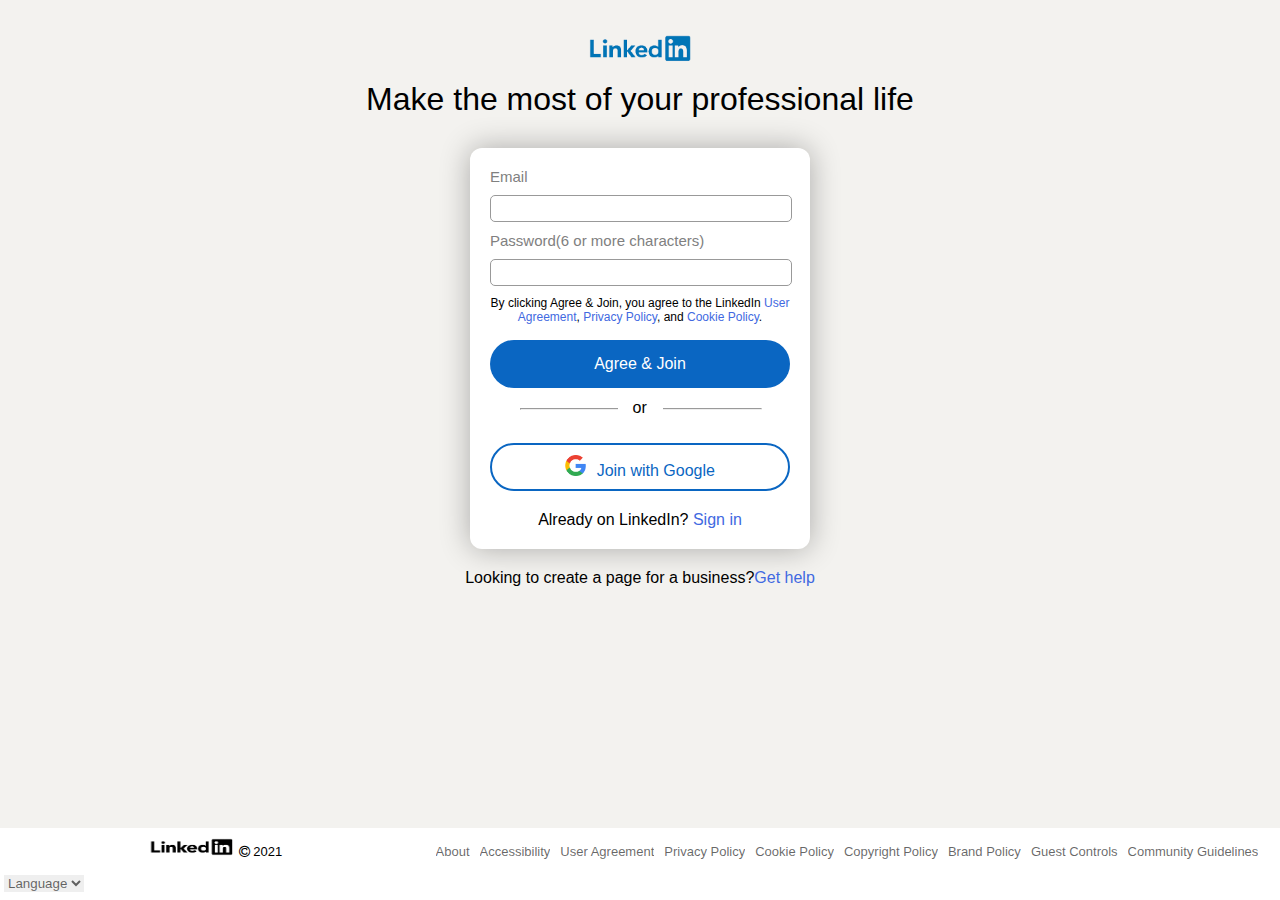
<file: index.html>
<!DOCTYPE html>
<html lang="en">
<head>
    <meta charset="UTF-8">
    <meta http-equiv="X-UA-Compatible" content="IE=edge">
    <meta name="viewport" content="width=device-width, initial-scale=1.0">
    <link rel="stylesheet" href="style.css">
    <link rel="stylesheet" href="https://stackpath.bootstrapcdn.com/font-awesome/4.7.0/css/font-awesome.min.css">
    <link rel="shortcut icon" href="in.ico" type="image/x-icon" sizes="32x32">
    <title>LinkedIn Join</title>
</head>
<body id="first">
    
    <section class="intro">
        <img src="logo.png">
        <h1>Make the most of your professional life</h1>
    </section>

    <section class="join">
        <div class="join-form">
            <form>
               <p class="title">Email</p>
               <input type="email" class="input-box" required>
               <p class="title">Password(6 or more characters)</p>
               <input type="password" class="input-box" required>
               <p class="terms">By clicking Agree & Join, you agree to the LinkedIn <a href="" class="link">User Agreement</a>, 
                <a href="" class="link">Privacy Policy</a>, and <a href="" class="link">Cookie Policy</a>.</p>
                <button type="button" class="submit-btn">Agree & Join</button>
                <hr>
                <p class="or">or</p>
                <button type="button" class="join-btn"> 
                    <img src="google.png" class="photo">
                    <span class="join">Join with Google</span>
                </button>
                <p class="choice">Already on LinkedIn? <a href="signIn.html" class="link">Sign in</a></p>
            </form>
        </div>
        <p class="search">Looking to create a page for a business? <a href="" class="link">Get help</a></p>
    </section>


    <footer class="footer">
        <ul class="footer-list">
            <li class="footer-item">
                <img src="logoFooter.png">
                <span class="text"><i class="fa fa-copyright"></i> 2021</span>
            </li>
            <li class="footer-item">
                <a href="" class="footer-link">About</a>
            </li>
            <li class="footer-item">
                <a href="" class="footer-link">Accessibility</a>
            </li>
            <li class="footer-item">
                <a href="" class="footer-link">User Agreement</a>
            </li>
            <li class="footer-item">
                <a href="" class="footer-link">Privacy Policy</a>
            </li>
            <li class="footer-item">
                <a href="" class="footer-link">Cookie Policy</a>
            </li>
            <li class="footer-item">
                <a href="" class="footer-link">Copyright Policy</a>
            </li>
            <li class="footer-item">
                <a href="" class="footer-link">Brand Policy</a>
            </li>
            <li class="footer-item">
                <a href="" class="footer-link">Guest Controls</a>
            </li>
            <li class="footer-item">
                <a href="" class="footer-link">Community Guidelines</a>
            </li>
            
            <li class="footer-item">
                <select class="select">
                    <option hidden>Language</option>
                    <option value="English">English</option>
                    <option value="French">French</option>
                    <option value="Arabic">Arabic</option>
                    <option value="Spanish">Spanish</option>
                    <option value="German">German</option>
                    <option value="Russian">Russian</option>
                </select>
            </li>
        </ul>
    </footer>
   
</body>
</html>
</file>
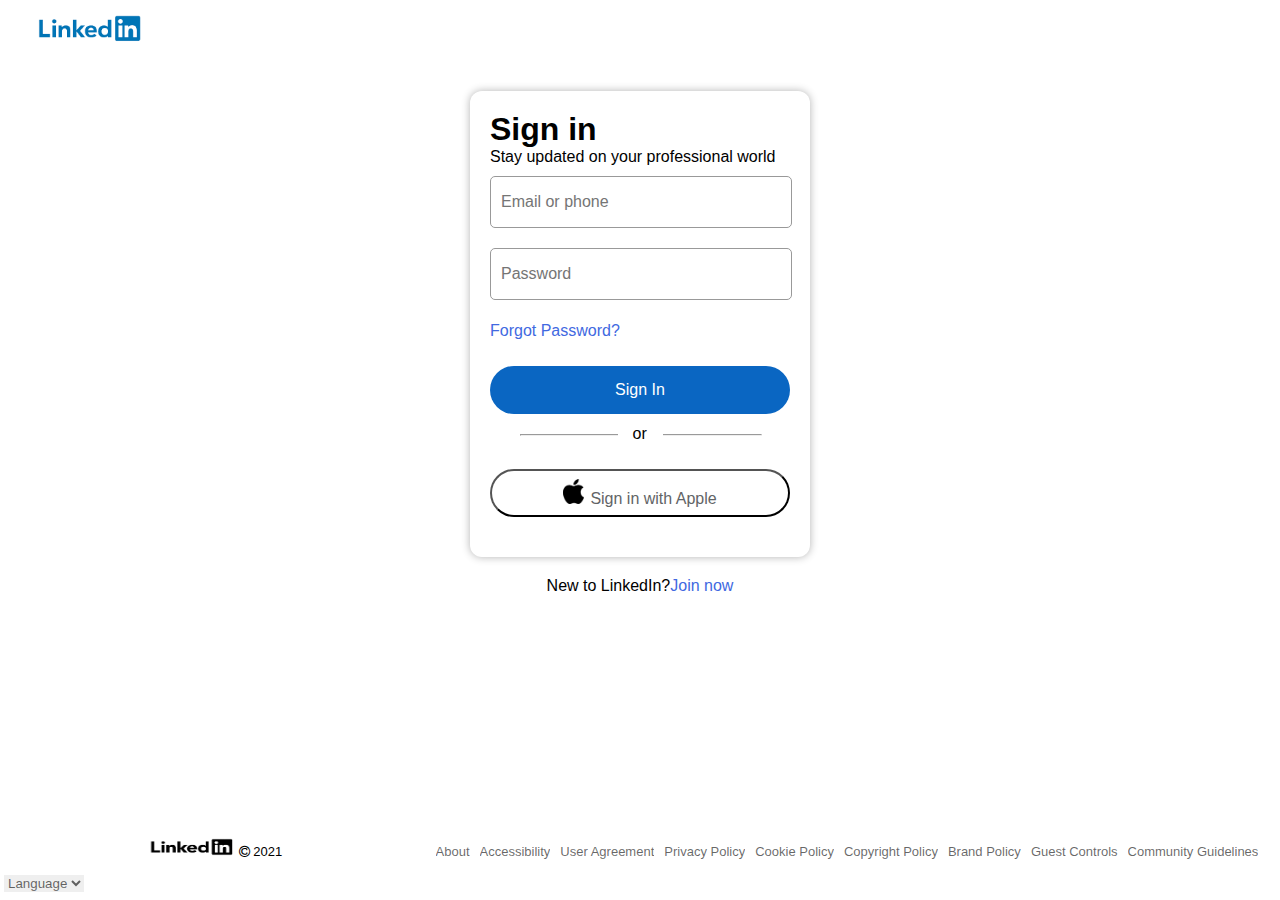
<file: signIn.html>
<!DOCTYPE html>
<html lang="en">
<head>
    <meta charset="UTF-8">
    <meta http-equiv="X-UA-Compatible" content="IE=edge">
    <meta name="viewport" content="width=device-width, initial-scale=1.0">
    <link rel="stylesheet" href="style.css">
    <link rel="stylesheet" href="https://stackpath.bootstrapcdn.com/font-awesome/4.7.0/css/font-awesome.min.css">
    <link rel="shortcut icon" href="in.ico" type="image/x-icon" sizes="32x32">
    <title>LinkedIn SignIn</title>
</head>
<body>
    
    <section class="content">
        <img src="logo.png">
    </section>

    <section class="sign-in">
        <div class="sign-in-form">
            <h1>Sign in</h1>
            <p>Stay updated on your professional world</p>
            <form>
                <input type="email" type="number" class="input-box1" placeholder="Email or phone" required>
                <input type="password" class="input-box1" placeholder="Password" required>
                <p class="forget"><a href="" class="link1">Forgot Password?</a></p>
                <br>
                <button type="button" class="submit-btn">Sign In</button>
                <hr>
                <p class="or">or</p>
                <button type="button" class="join-btn1"><img src="apple.png" class="photo"><span class="join">Sign in with Apple</span></button>
            </form>
        </div>
        <p class="search">New to LinkedIn? <a href="index.html" class="link">Join now</a></p>
    </section>

    <footer class="footer">
        <ul class="footer-list">
            <li class="footer-item">
                <img src="logoFooter.png">
                <span class="text"><i class="fa fa-copyright"></i> 2021</span>
            </li>
            <li class="footer-item">
                <a href="" class="footer-link">About</a>
            </li>
            <li class="footer-item">
                <a href="" class="footer-link">Accessibility</a>
            </li>
            <li class="footer-item">
                <a href="" class="footer-link">User Agreement</a>
            </li>
            <li class="footer-item">
                <a href="" class="footer-link">Privacy Policy</a>
            </li>
            <li class="footer-item">
                <a href="" class="footer-link">Cookie Policy</a>
            </li>
            <li class="footer-item">
                <a href="" class="footer-link">Copyright Policy</a>
            </li>
            <li class="footer-item">
                <a href="" class="footer-link">Brand Policy</a>
            </li>
            <li class="footer-item">
                <a href="" class="footer-link">Guest Controls</a>
            </li>
            <li class="footer-item">
                <a href="" class="footer-link">Community Guidelines</a>
            </li>
            
            <li class="footer-item">
                <select class="select">
                    <option hidden>Language</option>
                    <option value="English">English</option>
                    <option value="French">French</option>
                    <option value="Arabic">Arabic</option>
                    <option value="Spanish">Spanish</option>
                    <option value="German">German</option>
                    <option value="Russian">Russian</option>
                </select>
            </li>
        </ul>
    </footer>

</body>
</html>
</file>
<file: style.css>
*{
    margin: 0;
    padding: 0;
    font-family: Arial, Helvetica, sans-serif;
}

#first{
    background-color: #F3F2EF;
    
}

.intro{
    text-align: center;
    margin-top: 20px;
    
}

.intro img{
    width: 8%;
}

.intro h1{
    font-size: 32px;
    font-weight: lighter;
}

.join-form{
    width: 300px;
    box-shadow: 0 0 30px rgba(0, 0, 0, 0.3);
    background:#fff;
    border-radius: 12px;
    padding: 20px;
    margin: 30px auto 0;
    text-align: center;
}

.title{
    text-align: left;
    font-size: 15px;
    color: gray;
}

.input-box{
    border-radius: 5px;
    padding: 10px;
    margin: 10px 0;
    width: 280px;
    height: 5px;
    border: 1px solid #999;
    outline: none;
}
.terms{
    font-size: 12px;
    font-weight: lighter;
    text-align: center;
}

.submit-btn{
    width: 300px;
    height: 48px;
    border-radius: 24px;
    border: none;
    font-size: 16px;
    margin: 16px 0 20px;
    padding: 0 16px;
    color: #fff;
    background:#0a66c2;
}
.submit-btn:hover{
    background: rgba(3, 28, 136, 0.87);
    cursor: pointer;
}
.choice{
    text-align: center;
}

span{
    padding-left: 6px;
    padding-top: -30px;
}
.photo{
    padding-top: -200px;
}

hr{
    width: 80%;
    margin-left: 30px;
}
.or{
    margin: -11px auto 10px;
    padding-left: 15px;
    background: #fff;
    width: 30px;
}

.join-btn{
    width: 300px;
    height: 48px;
    background: #fff;
    border-radius: 24px;
    border-color: #0a66c2;
    border-style: solid;
    font-size: 16px;
    margin: 16px 0 20px;
    padding: 0 16px;
    color: #0a66c2;
}
.photo{
    width: 8%;
}
.join-btn:hover{
    background: rgb(240, 247, 250);
}

.link{
    text-decoration: none;
    color: royalblue;
}
.search{
    display: flex;
    justify-content: center;
    margin-top: 20px;
}

.footer{
    width: 100%;
    background: #fff;
}
.footer-list{
    display: flex;
    flex-wrap: wrap;
    height: auto;
    justify-content: flex-start;
    min-height: 50px;
    margin: 4px auto;
    list-style: none;
}
.footer-item{
    display: flex;
    flex-shrink: 0;
    justify-content: center;
    padding: 4px;
    position: relative;
    text-align: left;
}
.text{
    padding: 8px 0 8px 24px;
}
.footer-item img{
    width: 20%;
    height: 70%;
}
.footer-link{
    color: rgba(0, 0, 0, 0.6);
    text-decoration: none;
    display: flex;
    align-items: center;
    word-break: break-word;
    overflow: hidden;
    margin: 1px;
}
.select{
    color: rgba(0, 0, 0, 0.6);
    border: none;
    cursor: pointer;
}

@media only screen and (max-width: 1161px) and (min-width: 769px){
    #first{
        background: #fff;
    }
    .intro{
        margin-top: 10px;
    }
    .intro img{
        width: 15%;
    }
    .intro h1{
        font-size: 22px;
    }
    .join-form{
        margin-top: 10px;
        box-shadow: none;
        width: 90%;
    }
    .input-box{
        width: 95%;
    }
    .title{
        font-size: 12px;
    }
    .submit-btn{
        margin-top: 20px;
        padding-top: 10px;
    }
    .footer{
        display: none;
    }
}

/*------------------------------------------- sign in page -----------------------------------------------*/
.content img{
    margin-left: 3%;
}

.sign-in-form{
    width: 300px;
    box-shadow: 0 0 8px rgba(0, 0, 0, 0.3);
    background:#fff;
    border-radius: 12px;
    padding: 20px;
    margin: 30px auto 0;
    text-align:center;
}
.sign-in-form h1, p{
    text-align: left;
}

.input-box1{
    border-radius: 5px;
    padding: 10px;
    margin: 10px 0;
    width: 280px;
    height: 30px;
    font-size: 16px;
    border: 1px solid #999;
    outline: none;
}

.forget{
    margin-top: 12px;
    margin-bottom: -8px;
}
.link1{
    text-decoration: none;
    color: royalblue;
}

.join-btn1{
    width: 300px;
    height: 48px;
    background: #fff;
    border-radius: 24px;
    border-color: black;
    font-size: 16px;
    margin: 16px 0 20px;
    padding: 0 16px;
    color: #626466;
}
.join-btn1:hover{
    background: rgba(57, 59, 59, 0.1);
}

footer{
    width: 100%;
    position: absolute;
    bottom: 0;
    background: #fff;
    color: black;
    font-size: 13px;
}
.row1{
    width: 85%;
    margin: auto;
    display: flex;
    position: relative;
    flex-wrap: wrap;
    align-items: center;
    justify-content: space-between;
}
img{
    width: 8%;
}
.text{
    margin-left: -18px;
}
.col1{
    padding: 10px;
}
.col1 a{
    text-decoration: none;
    color: black;
    display: inline-block;
    position: relative;
    padding: 8px 12px;
}

.select{
    border: none;
    cursor: pointer;
}

@media only screen and (max-width: 700px){
    .content img{
        margin-top: 10px;
        width: 25%;
    }
    .sign-in-form{
        margin-top: -10px;
        box-shadow: none;   
    }
    .sign-in-form h1{
        font-size: 50px;
        margin-bottom: 6px;
    }
    .link1{
        text-align: left;
    }
    .row1{
        display: none;
    }
    footer{
        display: none;
    }
}
</file>
